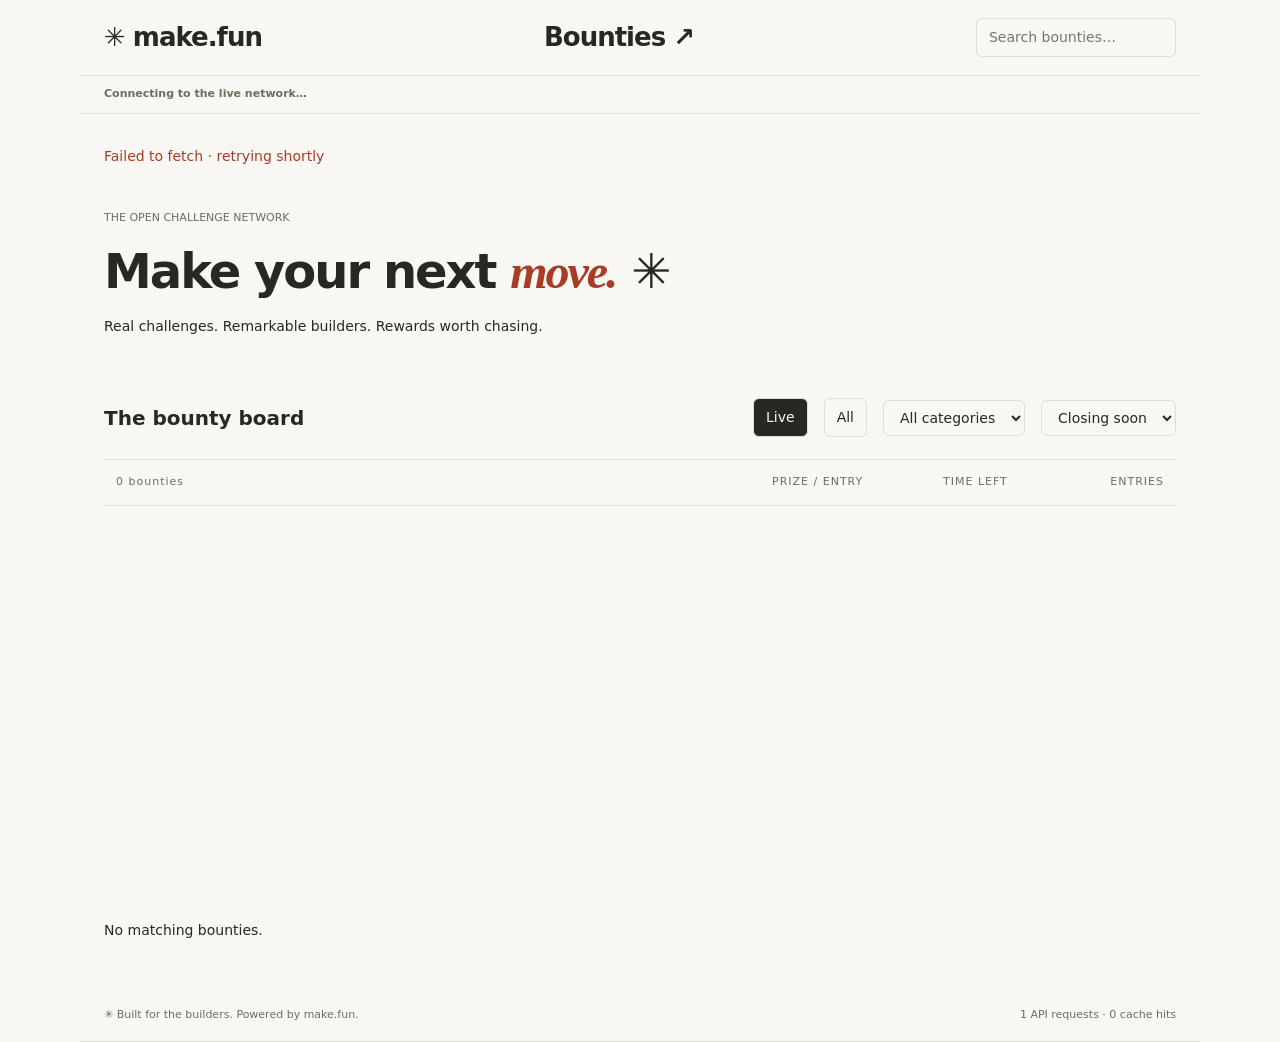
<file: app/index.html>
<!doctype html><html lang="en"><meta charset="utf-8"><meta name="viewport" content="width=device-width,initial-scale=1"><title>make.fun — Bounties</title><style>
/* make.fun: responsive board, aligned rankings, system themes. */
:root{color-scheme:light dark;--bg:#f8f7f3;--ink:#25291f;--muted:#68705f;--line:#dedfd4;--soft:#eeeee5;--accent:#a83c24}*{box-sizing:border-box}i{font-style:normal}.grid>i:last-child{font-size:11px;color:var(--muted)}#error:empty{display:none}body{margin:0;background:var(--bg);color:var(--ink);font:14px/1.5 system-ui}header,main,footer,.totals{max-width:1120px;margin:auto;padding:18px 24px}a{color:inherit;text-decoration:none}header,.totals,.toolbar,.potbar,footer{display:flex;align-items:center;justify-content:space-between;gap:16px;border-bottom:1px solid var(--line)}header>a{font-size:26px;font-weight:850;letter-spacing:-1px}input,select,button{font:inherit;color:inherit;background:var(--bg);border:1px solid var(--line);border-radius:6px;padding:8px 12px}button{cursor:pointer}.selected{background:var(--ink);color:var(--bg)}:focus-visible{outline:2px solid var(--accent);outline-offset:2px}.totals,small,.columns,footer{font-size:11px;color:var(--muted)}.totals{padding-block:10px;white-space:pre-wrap}.hero{padding:25px 0}h1{font-size:48px;letter-spacing:-2px;line-height:1.12;margin:18px 0}em{font-family:Georgia;color:var(--accent)}h2{font-size:20px}h3{margin-bottom:10px}.toolbar{padding:10px 0}.toolbar h2{margin-right:auto}.grid{display:grid;grid-template-columns:1fr 155px 140px 65px;gap:16px;align-items:center}.columns{padding:14px 12px;border-bottom:1px solid var(--line);letter-spacing:1px}.grid>:last-child{text-align:right}#list{height:400px;overflow:auto;position:relative;overflow-anchor:none}#space{position:relative}.row{position:absolute;width:100%;height:80px;border-bottom:1px solid var(--line);padding:0 12px}.row:hover,.row:focus-within{background:var(--soft)}.row a{height:100%}.row b{font-size:14px}.row strong{font-size:21px;font-variant-numeric:tabular-nums}.row small{display:block;white-space:nowrap;overflow:hidden;text-overflow:ellipsis}.row span{min-width:0}.pill{font-size:11px;background:var(--soft);border-radius:20px;padding:3px 8px;width:max-content;max-width:100%}.row small.pill{display:table;margin-top:4px}.rank{display:grid;grid-template-columns:45px 1fr 110px 80px;gap:16px;align-items:center}.rank>:nth-child(n+3){text-align:right;font-variant-numeric:tabular-nums}.rank .row{display:grid;grid-template-columns:45px 1fr 110px 80px;gap:16px;align-items:center}.rank .row a{font-weight:700}.rank .row>:nth-child(n+3){text-align:right;font-variant-numeric:tabular-nums}.rank#list{display:block;height:320px}[data-rank="1"]{background:#b8942412}[data-rank="2"]{background:#828b9812}[data-rank="3"]{background:#b46f3812}.potbar{background:var(--soft);padding:20px;border-radius:8px}.potbar strong{display:block;font-size:42px;letter-spacing:-1px}#badge{margin-left:14px}#rewards{display:flex;gap:8px;overflow:auto;padding-bottom:10px}#rewards span{flex:none;border:1px solid var(--line);padding:6px 10px;border-radius:5px}#rewards b{margin-left:8px}#meta{display:block;margin-top:20px}#description{white-space:pre-wrap}details{margin:25px 0}.profile{display:flex;gap:24px;align-items:center;margin-top:32px}.profile img{border-radius:50%}.profile h1{margin:8px 0}#stats{display:grid;grid-template-columns:repeat(4,1fr);margin:30px 0;border-block:1px solid var(--line);padding:20px 0}#stats strong{display:block;font-size:30px}#stats small{display:block}.solution{display:flex;align-items:center;justify-content:space-between;gap:20px}.solution>span{min-width:0}footer{margin-top:16px}#error{color:var(--accent)}@media(prefers-color-scheme:dark){:root{--bg:#191d17;--ink:#f1f1e7;--muted:#abb3a1;--line:#394032;--soft:#272e22;--accent:#ff9e7c}}@media(max-width:700px){header,.toolbar{flex-wrap:wrap}header,main,footer,.totals{padding-inline:16px}header form,header input{width:100%}.totals{flex-wrap:wrap;gap:4px}h1{font-size:36px}.toolbar h2{width:100%;margin:5px 0}.toolbar{gap:6px}select{font-size:11px;padding:8px 4px;min-width:0}.grid{grid-template-columns:1fr 100px;gap:8px}.grid>:nth-child(n+3){display:none}.row strong{font-size:18px}.row b{font-size:12px}.row .grid{padding-bottom:17px}.row .grid>:nth-child(3){display:block;position:absolute;bottom:3px;left:12px;font-size:10px}.row .grid>:last-child{display:block;position:absolute;bottom:6px;right:12px}.rank,.rank .row{grid-template-columns:28px 1fr 64px 48px;gap:8px;font-size:11px}.rank.columns{letter-spacing:0}.potbar{flex-wrap:wrap}.profile{gap:14px}.profile h1{font-size:27px;overflow-wrap:anywhere}.profile img{width:64px;height:64px}#stats strong{font-size:24px}footer{font-size:10px}}
</style><script type="module" src="app.js"></script><header><a href="#/">✳ make.fun</a><a href="#/">Bounties ↗</a><form role="search"><input type="search" aria-label="Search bounties" placeholder="Search bounties…"></form></header><div class="totals"><b id="totals">Connecting to the live network…</b><span id="updated"></span></div><main></main><footer><span>✳ Built for the builders. Powered by make.fun.</span><span id="network">0 API requests · 0 cache hits</span></footer></html>
</file>
